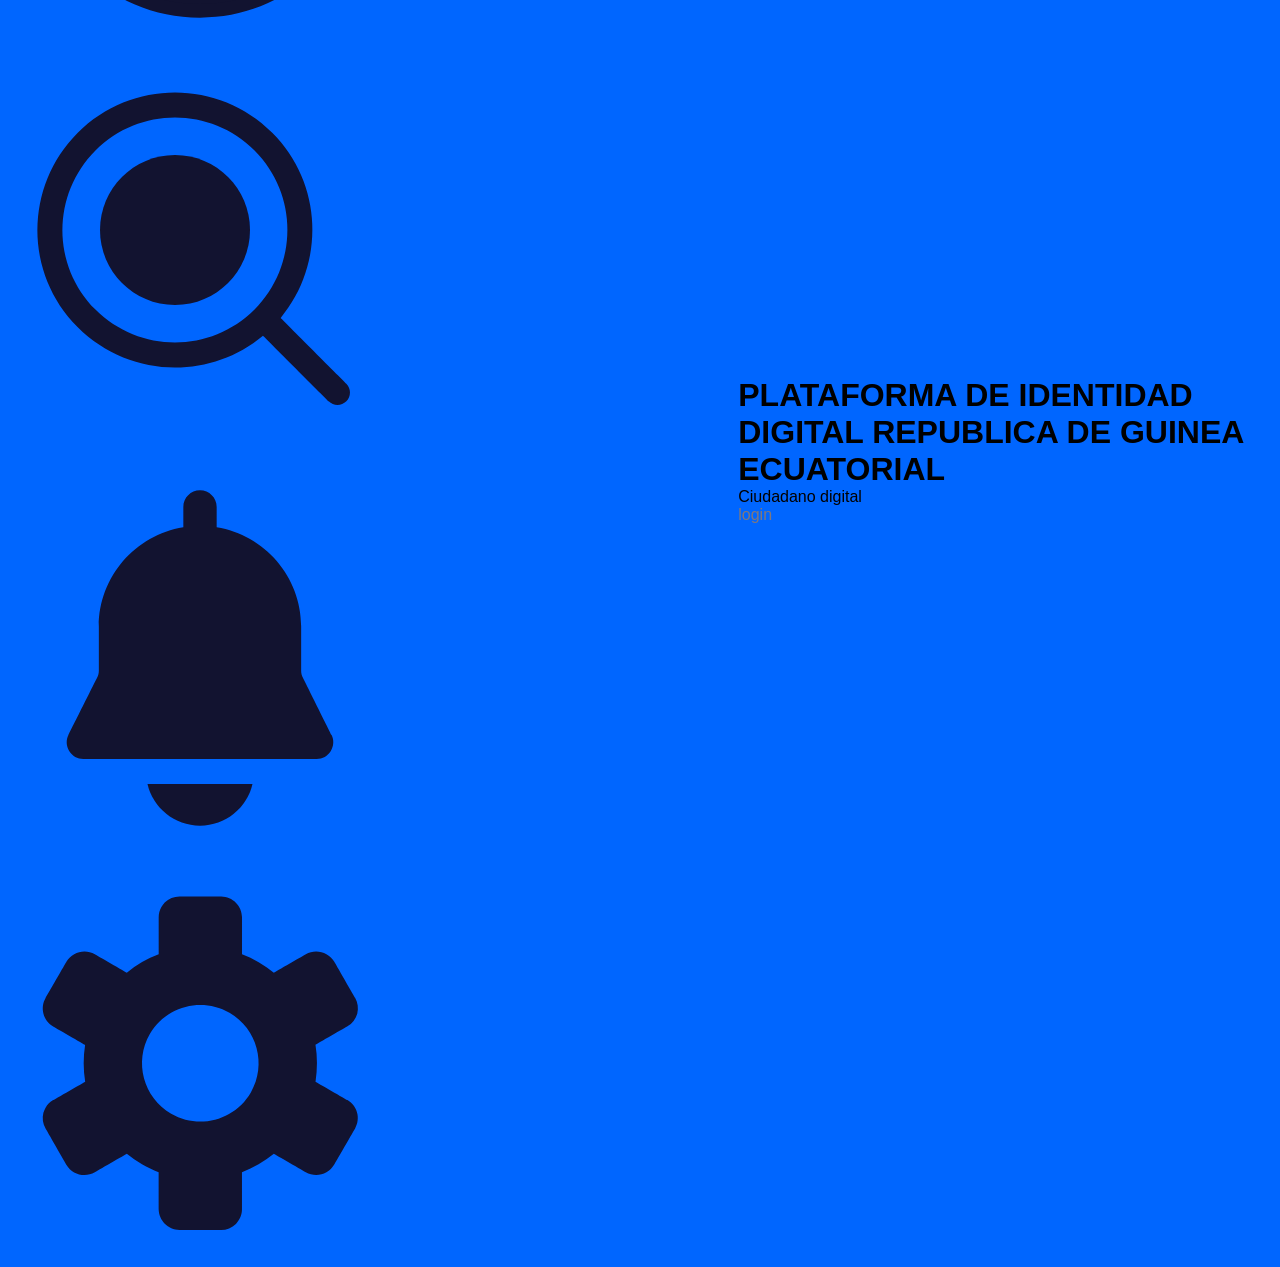
<file: index.html>
<!DOCTYPE html>
<html lang="en">
<head>
    <meta charset="UTF-8">
    <meta name="viewport" content="width=device-width, initial-scale=1.0">
    <title>Document</title>
    <link rel="stylesheet" href="./style.css">
    <a href="https://lordicon.com/"></a>
</head>
<body>
    <header>
        <div class="int">ID-CARTH</div>
        <div class="img">
            <img src="./img/system-solid-8-account-hover-pinch.png" alt="">
            <img src="./img/system-solid-42-search-hover-pinch.png" alt="">
            <img src="./img/system-solid-46-notification-bell-hover-bell.png" alt="">
            <img src="./img/system-solid-63-settings-cog-hover-cog-3.png" alt="">
        </div>
    </header>
    <main>
        <h1>PLATAFORMA DE IDENTIDAD DIGITAL  REPUBLICA DE GUINEA ECUATORIAL</h1>
        <P>Ciudadano digital </P>
        <a href="../form/index.html"id="j1">login</a>
    </main>
</html>
</file>
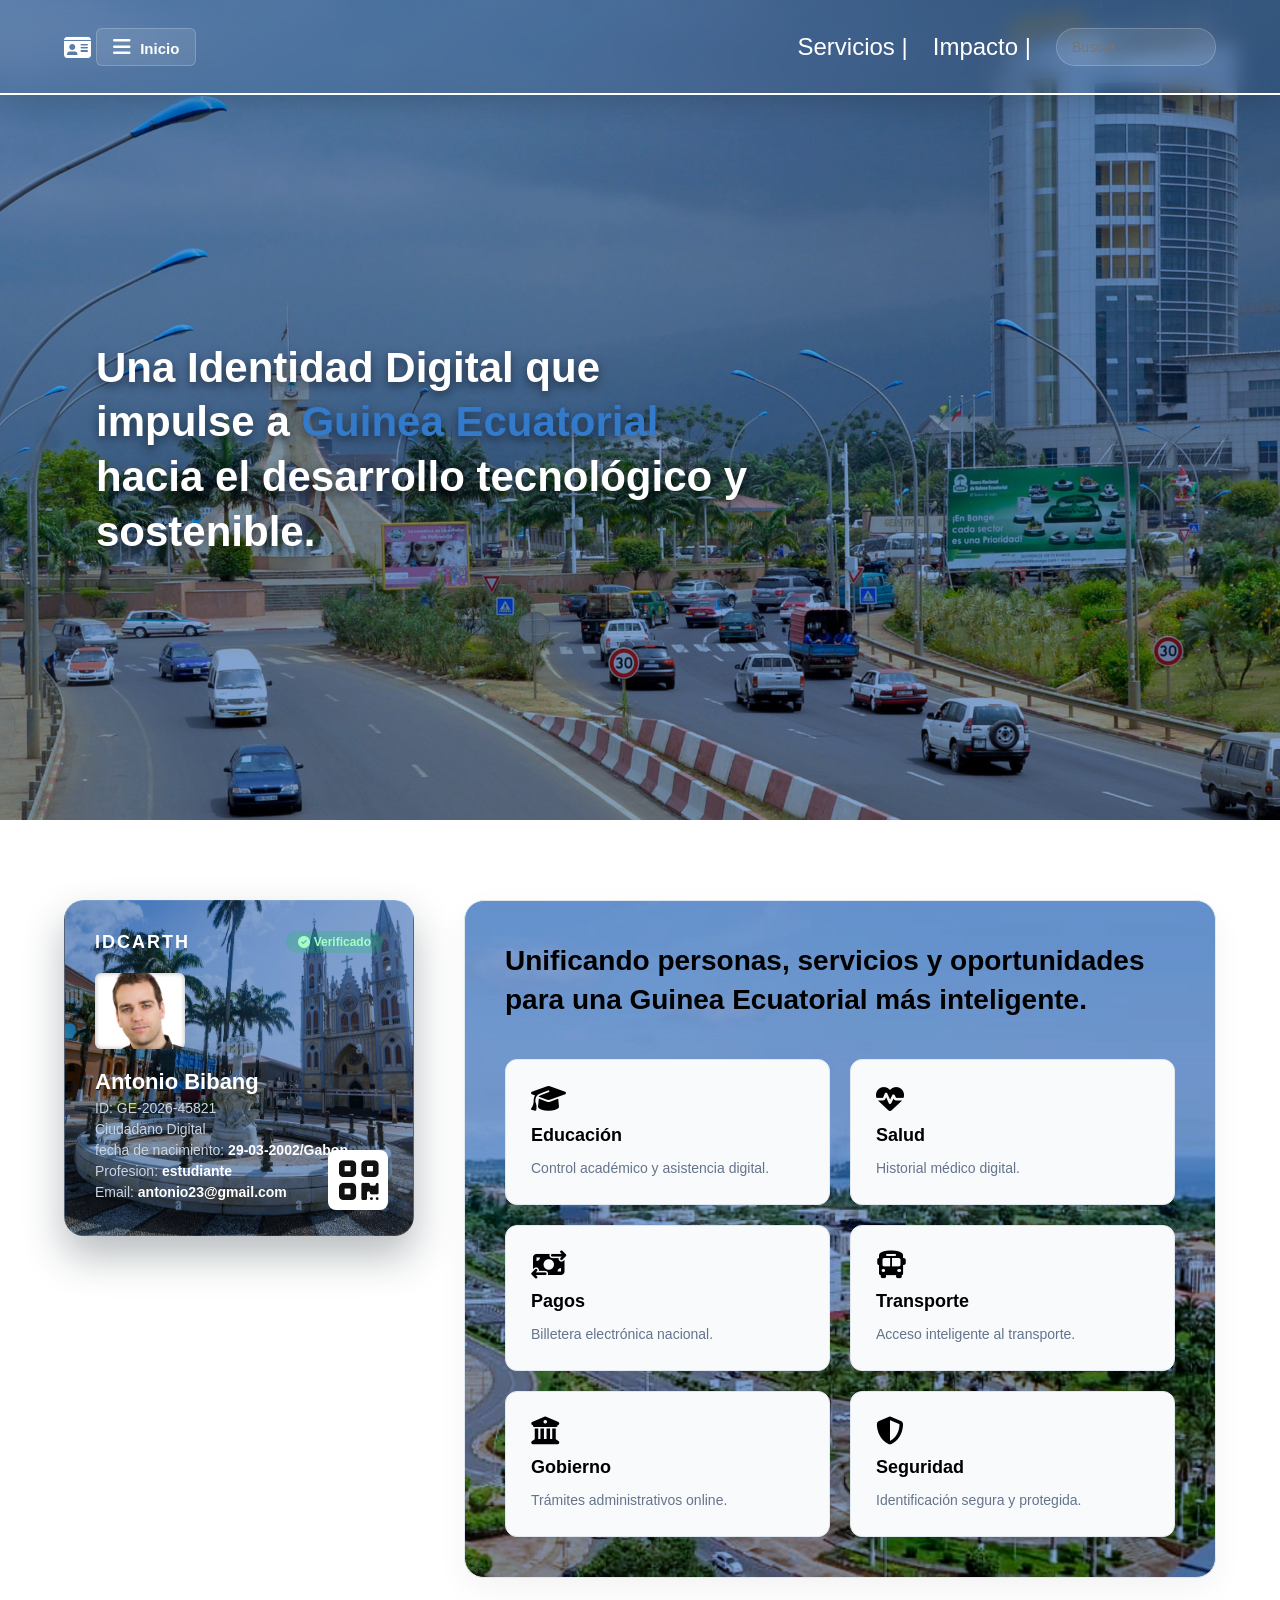
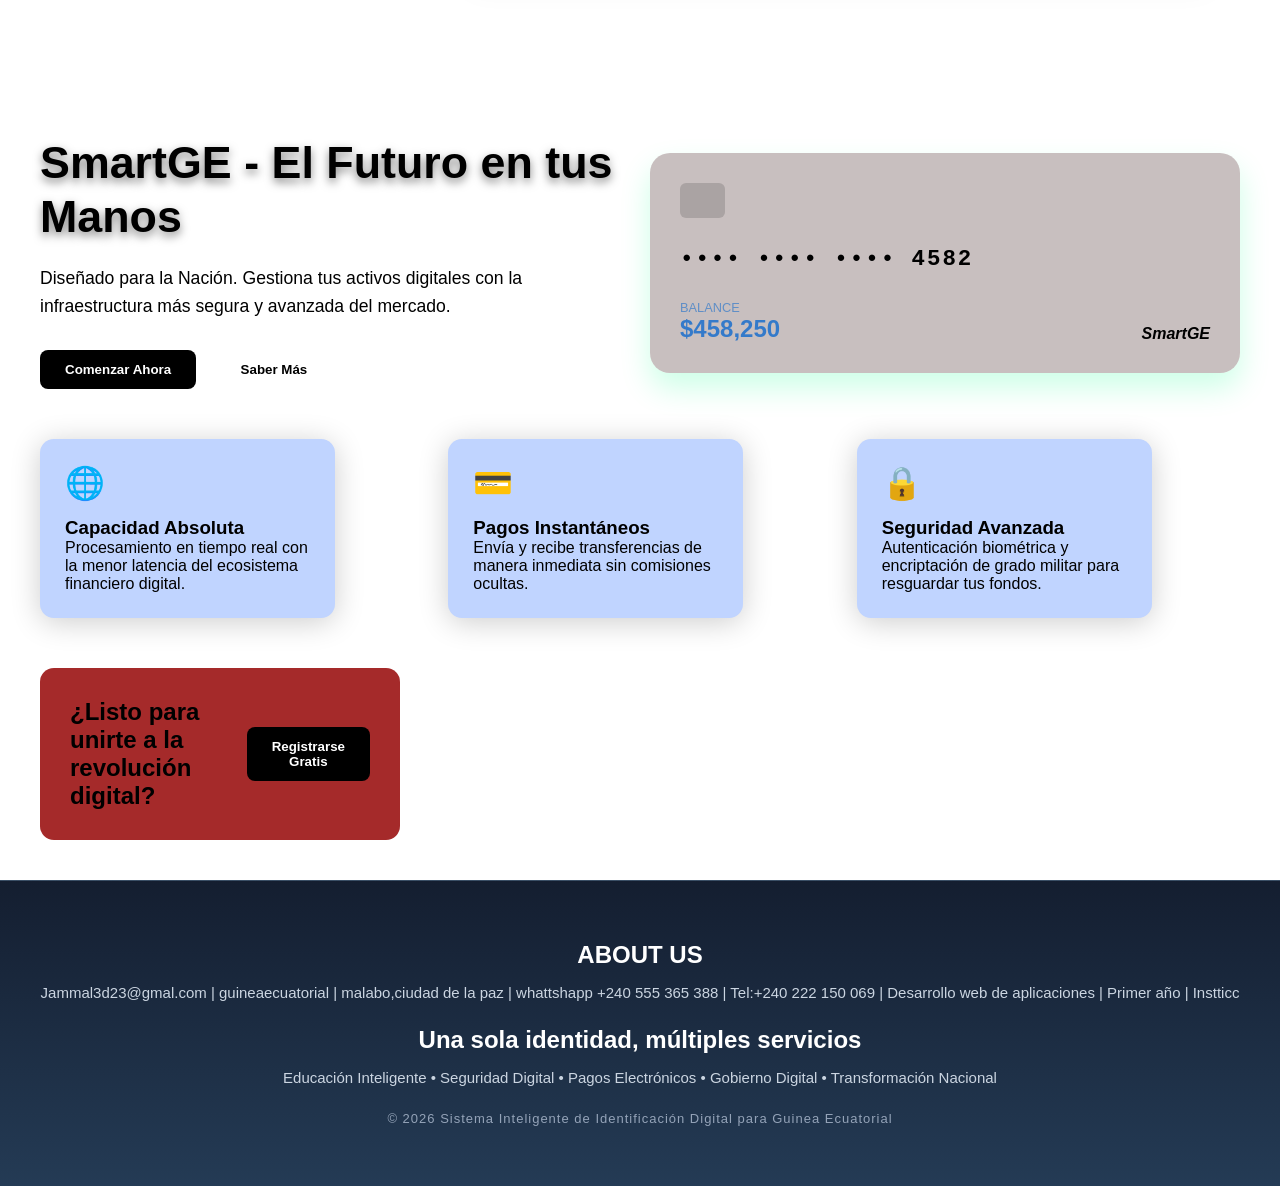
<file: interfaz principal/index.html>
<!DOCTYPE html>
<html lang="es">
<head>
    <meta charset="UTF-8">
    <meta name="viewport" content="width=device-width, initial-scale=1.0">
    <title>IDCARTH - Identidad Digital</title>
    <link rel="stylesheet" href="./style.css">
    <link rel="stylesheet" href="https://cdnjs.cloudflare.com/ajax/libs/font-awesome/6.5.2/css/all.min.css">
</head>

<body>
    <header>
        <div class="menu">
                <div class="menu2">
                    <div class="logo">
                        <i class="fa-solid fa-id-card"></i>
                    </div>
                <div class="A1">
                    <button class="inicio"> <i class="fa-solid fa-bars" style="font-size: 20px; margin-right: 5px;"></i> Inicio</button>
                    <div class="contenidomenu">
                        <a href="" id="">IDCARTH le da la bienvenida </a>
                        <a href="../form/index.html" id="iniciar-sesion">Iniciar Sesión</a>
                        <a href="" id="crear-cuenta">Crear-cuenta-nueva</a>
                        <a href="" id="">Consultar saldo</a>
                        <a href="" id="">Cambiar contraseña</a>
                        <a href="" id="">Cerrar sesión</a>
                        <a href="" id="">Ajustes</a>
                    </div>
                </div>
                
            </div>

            <div class="enlaces">
                <a href="../interfaz servicios/index.html" id="E1">Servicios |</a>
                <a href="../interfaz impacto/index.html" id="E2">Impacto |</a>
                <input type="text" class="ja" placeholder="Buscar...">
            </div>
        </div>
    </header>

    <div class="section">
        <div class="s1">
            <div class="caja">
                <h1>Una Identidad Digital que impulse a <span>Guinea Ecuatorial</span> hacia el desarrollo tecnológico y sostenible.</h1>
            </div>
        </div>
    </div>

    <div class="tarjeta">
        <div class="identidad">
            <div class="primera-tarjeta">
                <h3>IDCARTH</h3>
                <div class="estado">
                    <i class="fa-solid fa-circle-check"></i> Verificado
                </div>
            </div>
            <div class="chip"></div>
            <h2>Antonio Bibang</h2>
            <p class="user-id">ID: GE-2026-45821</p>
            <p class="user-role">Ciudadano Digital</p>
            <p>fecha de nacimiento: <span>29-03-2002/Gabon</span></p>
            <p>Profesion: <span>estudiante</span></p>
            <p>Email: <span>antonio23@gmail.com</span></p>
            <div class="qr"><i class="fa-solid fa-qrcode"></i></div>
        </div>

        <section class="royal">
            <h2 id="encabesado">Unificando personas, servicios y oportunidades <span>para una Guinea Ecuatorial</span> más inteligente.</h2>

            <div class="Servicios">
                <div class="ser1">
                    <i class="fa-solid fa-graduation-cap"></i>
                    <h3>Educación</h3>
                    <p>Control académico y asistencia digital.</p>
                </div>

                <div class="ser1">
                    <i class="fa-solid fa-heart-pulse"></i>
                    <h3>Salud</h3>
                    <p>Historial médico digital.</p>
                </div>

                <div class="ser1">
                    <i class="fa-solid fa-money-bill-transfer"></i>
                    <h3>Pagos</h3>
                    <p>Billetera electrónica nacional.</p>
                </div>

                <div class="ser1">
                    <i class="fa-solid fa-bus"></i>
                    <h3>Transporte</h3>
                    <p>Acceso inteligente al transporte.</p>
                </div>

                <div class="ser1">
                    <i class="fa-solid fa-building-columns"></i>
                    <h3>Gobierno</h3>
                    <p>Trámites administrativos online.</p>
                </div>

                <div class="ser1">
                    <i class="fa-solid fa-shield-halved"></i>
                    <h3>Seguridad</h3>
                    <p>Identificación segura y protegida.</p>
                </div>
            </div>
        </section>
    </div>
    <div class="ja"></div>

<main class="p2">
            <section class="C2">
                <div class="c3">
                    <h1>SmartGE - El Futuro en tus Manos</h1>
                    <p>Diseñado para la Nación. Gestiona tus activos digitales con la infraestructura más segura y avanzada del mercado.</p>
                    <div class="hero-buttons">
                        <button class="btn-accent">Comenzar Ahora</button>
                        <button class="btn-secondary">Saber Más</button>
                    </div>
                </div>

                <div class="crypto">
                    <div class="card-chip"></div>
                    <div class="card-number">•••• •••• •••• 4582</div>
                    <div class="card-footer">
                        <div>
                            <span class="card-label">Balance</span>
                            <span class="card-value">$458,250</span>
                        </div>
                        <div class="card-logo">SmartGE</div>
                    </div>
                </div>
            </section>

            <section class="ct1">
                
                <div class="cajas2">
                    <div class="icon-placeholder">🌐</div>
                    <h3>Capacidad Absoluta</h3>
                    <p>Procesamiento en tiempo real con la menor latencia del ecosistema financiero digital.</p>
                </div>

                <div class="cajas2">
                    <div class="icon-placeholder">💳</div>
                    <h3>Pagos Instantáneos</h3>
                    <p>Envía y recibe transferencias de manera inmediata sin comisiones ocultas.</p>
                </div>

                <div class="cajas2">
                    <div class="icon-placeholder">🔒</div>
                    <h3>Seguridad Avanzada</h3>
                    <p>Autenticación biométrica y encriptación de grado militar para resguardar tus fondos.</p>
                </div>

            </section>

            <section class="cta">
                <h2>¿Listo para unirte a la revolución digital?</h2>
                <button class="btn-accent">Registrarse Gratis</button>
            </section>

        </main>
    </div>
    <footer>
        <h2 id="fot">ABOUT US</h2>
        <p class="footer-links">
            Jammal3d23@gmal.com | guineaecuatorial | malabo,ciudad de la paz | whattshapp +240 555 365 388 | Tel:+240 222 150 069 | Desarrollo web de aplicaciones | Primer año | Instticc
        </p>
        <h2 id="fot">Una sola identidad, múltiples servicios</h2>
        <p class="footer-links">
            Educación Inteligente • Seguridad Digital • Pagos Electrónicos • Gobierno Digital • Transformación Nacional
        </p>
        <p class="glow">
            © 2026 Sistema Inteligente de Identificación Digital para Guinea Ecuatorial
        </p>
    </footer>
</body>
</html>
</file>
<file: style.css>
* {
    margin: 0;
    padding: 0;
    box-sizing: border-box;
    font-family: 'Segoe UI', Tahoma, Geneva, Verdana, sans-serif;
}
body {
    background-color: rgb(0, 102, 255);
    display: flex;
    justify-content: center;
    align-items: center;
    height: 100vh;
}

#loginForm {
    width: 100%;
    max-width: 400px;
    height: 600px;
    backdrop-filter: blur(25px) saturate(196%);
    -webkit-backdrop-filter: blur(25px) saturate(196%);
    background-color: rgba(180, 201, 229, 1);
    border-radius: 12px;
    border: 1px solid rgba(255, 255, 255, 0.125);
    border-radius: 8px;
    box-shadow: 0 4px 30px rgba(0, 0, 0, 0.2);
}

.header{
    width: 100%;
    height: 85px;
    color: white;
}

.form-group{
    width: 100%;
    height: 100px;
    background-color: transparent;
    display: flex;
    flex-direction: column;
    align-items: center;
    font-size: large;
    color: #ccc;
    margin-top: 4%;
}

#remember{
    width: 8%;
    height: 70px;
    font-size: large;
    color: #ccc;
    margin-left: 13%;
}


input {
    width: 80%;
    padding: 10px;
    background-color: transparent;
    margin: 10px auto;
    border: 2px solid black;
    border-radius: 4px;
}

input:hover{
    background-color: rgb(88, 88, 247);
    color: white;
    border: none;
    cursor: pointer;
}

.btn-submit{
    width: 50%;
    height: 40px;
    background-color: transparent;
    display: flex;
    flex-direction: column;
    align-items: center;
    font-size: large;
    background-color: rgb(0, 110, 255);
    color: black;
    color: #ccc;
    margin-left: 23%;

}


.btn-qr{
    width: 50%;
    height: 40px;
    background-color: rgb(0, 110, 255);
    color: black;
    margin-left: 23%;
    margin-top: 3%;
}

label {
    margin-bottom: 5px;
    color: #333;
    display: flex;
    align-items: center;
}

.submit{
    width: 50%;
    height: 50px;
    background-color: rgb(128, 120, 124);
    display: flex;
    flex-direction: column;
    align-items: center;
    font-size: large;
    margin-top: 10%;
    border-radius: 5px;
    color: white;
    margin-left: 23%;
}

button:hover{
    background-color: rgb(88, 88, 247);
    color: white;
    border: none;
    cursor: pointer;
}


.QR{
    width: 50%;
    height: 47px;
    background-color: rgb(128, 120, 124);
    display: flex;
    flex-direction: column;
    align-items: center;
    margin-top: 2%;
    font-size: large;
    border-radius: 5px;
    color: white;
    margin-left: 23%;
}

.footer{
    width: 100%;
    height: 70px;
    margin-top: 3%;
    background-color: transparent;
    display: flex;
    flex-direction: column;
    align-items: center;
    font-size: large;
    color: white;
}

a{
    color: rgb(128, 120, 124);
    text-decoration: none;
}
</file>
<file: interfaz principal/style.css>
* {
    margin: 0;
    padding: 0;
    box-sizing: border-box;
    font-family: 'Segoe UI', Tahoma, Geneva, Verdana, sans-serif;
}



body{
    background-color: white;
}

/*HEADER Y MENÚ DE NAVEGACIÓN*/
.menu {
    width: 100%;
    height: 95px;
    border-bottom: 2px solid white;
    backdrop-filter: blur(10px);
    padding: 15px 5%;
    display: flex;
    justify-content: space-between;
    align-items: center;
    position: fixed;
    z-index: 9999;
    top: 0;
    box-shadow: 0 4px 30px rgba(0, 0, 0, 0.2);
}

.menu2 {
    display: flex;
    
    align-items: left;
    gap: 4px;
}

.logo {
    font-size: 24px;
    font-weight: 700;
    color: white;
    display: flex;
    align-items: center;
    gap: 10px;
    letter-spacing: 1px;
    
}

.logo i {
    color: var(--accent);
}

.A1 {
    position: relative;
    display: inline-block;
}

.inicio {
    background-color: rgba(255, 255, 255, 0.1);
    color: white;
    padding: 8px 16px;
    font-size: 15px;
    border: 1px solid rgba(255, 255, 255, 0.2);
    border-radius: 6px;
    cursor: pointer;
    transition: all 0.3s ease;
}

.inicio:hover {
    color: var(--accent);
    background-color: rgba(255, 255, 255, 0.2);
    border-color: var(--accent);
}

.contenidomenu {
    display: none;
    position: absolute;
    top: 100%;
    left: 0;
    background: rgba(36, 59, 85, 0.95);
    backdrop-filter: blur(15px);
    min-width: 200px;
    border-radius: 8px;
    margin-top: 10px;
    box-shadow: 0 10px 25px rgba(0,0,0,0.3);
    border: 1px solid rgba(255,255,255,0.1);
    overflow: hidden;
}

/* Efecto Hover para mostrar el menú */
.A1:hover .contenidomenu {
    display: flex;
    flex-direction: column;
}

.contenidomenu a {
    color: white;
    padding: 12px 20px;
    text-decoration: none;
    font-size: 14px;
    transition: background 0.3s;
}

.contenidomenu a:hover {
    background-color: rgba(0, 212, 255, 0.2);
    color: var(--accent);
}

.enlaces {
    display: flex;
    align-items: center;
    font-size: ;
    gap: 25px;
}

.enlaces a {
    color: white;
    text-decoration: none;
    font-size: 25px;
    font-weight: 500;
    transition: all 0.3s ease;
    position: relative;
}

.enlaces a:hover {
    color: #00d4ff;
}

/* Buscador Moderno */
.ja {
    width: 160px;
    height: 38px;
    padding: 0 15px;
    font-size: 14px;
    color: white;
    background: rgba(255, 255, 255, 0.1);
    border: 1px solid rgba(255, 255, 255, 0.2);
    border-radius: 20px;
    outline: none;
    transition: all 0.4s cubic-bezier(0.4, 0, 0.2, 1);
}

.ja:hover {
    cursor: pointer;
    width: 240px;
    background: rgba(255, 255, 255, 0.2);
    border-color:#00d4ff; 
    box-shadow: 0 0 10px rgba(0, 212, 255, 0.3);
}

/* IDs de los enlaces */
#E1, #E2, #E3 {
    font-size: 24px;
    transition: color 0.3s ease;
}

.section {
    width: 100%;
    height: 820px;
    background-image: url('./img/Malabo_Capital_Guinea_Ecuatorial-scaled.jpg'); 
    background-position: center;
    background-size: cover;
    background-repeat: no-repeat;
    background-blend-mode: overlay;/* Mezcla el color con la imagen */
    background-color: #415168;
    display: flex;
    align-items: center;
    padding-top: 80px;
}


.s1 {
    width: 85%;
    margin: 0 auto;
}

.caja {
    width: 60%;
}

h1 {
    font-size: 42px;
    font-weight: 800;
    line-height: 1.3;
    color: white;
    text-shadow: 0 4px 10px rgba(0,0,0,0.5);
}

span{
    color: #347aca;
}

/*SECCIÓN INFERIOR (TARJETA + SERVICIOS)*/
.tarjeta {
    width: 100%;
    min-height: auto;
    background-color:white;
    padding: 80px 5%;
    display: grid;
    grid-template-columns: 350px 1fr;
    gap: 50px;
    align-items: start;
}

/* Tarjeta de Identidad  */
.identidad {
    width: 100%;
    height: auto;
    background: var(--card-gradient);
    padding: 30px;
    color: white;
    background-image: url('./img/cathedral-of-st-isabel-malabo-bioko-equatorial-guinea-africa-M77C6F.jpg'); 
    background-position: center;
    background-size: cover;
    background-repeat: no-repeat;
    background-blend-mode: overlay;/* Mezcla el color con la imagen */
    background-color: #415168;
    border-radius: 20px;
    box-shadow: 0 20px 40px rgba(15, 32, 39, 0.3);
    position: relative;
    border: 1px solid rgba(255,255,255,0.1);
}

.primera-tarjeta {
    display: flex;
    justify-content: space-between;
    align-items: center;
    margin-bottom: 20px;
}

.primera-tarjeta h3 {
    font-size: 18px;
    letter-spacing: 2px;
    color: var(--accent);
}

.estado {
    background: rgba(0, 200, 83, 0.2);
    border: 1px solid var(--success);
    color: #a3ffc2;
    padding: 4px 12px;
    border-radius: 12px;
    font-size: 12px;
    font-weight: 600;
}

.chip {
    width: 90px;
    height: 76px;
    background-image: url('./img/rado.webp'); 
    background-position: center;
    background-size: cover;
    background-repeat: no-repeat;
    border-radius: 6px;
    margin-bottom: 20px;
    position: relative;
    box-shadow: inset 0 0 5px rgba(0,0,0,0.3);
}

.identidad h2 {
    font-size: 22px;
    font-weight: 600;
    margin-bottom: 5px;
}

.identidad p {
    font-size: 14px;
    color: #cbd5e1;
    margin-bottom: 5px;
}

.identidad p span {
    color: white;
    font-weight: 600;
}

/* QR Integrado integrado */
.qr {
    position: absolute;
    bottom: 25px;
    right: 25px;
    width: 60px;
    height: 60px;
    background: white;
    border-radius: 8px;
    display: flex;
    justify-content: center;
    align-items: center;
    font-size: 45px;
    color: #111;
    padding: 5px;
}

/* Contenedor de Servicios (Sección Derecha) */
.royal{
    width: 100%;
    height: auto;
    color: black;
    background-image: url('./img/Malabo.jpg'); 
    background-position: center;
    background-size: cover;
    background-repeat: no-repeat;
    background-blend-mode: overlay;/* Mezcla el color con la imagen */
    background-color: #415168;
    padding: 40px;
    border-radius: 20px;
    box-shadow: 0 10px 30px rgba(0,0,0,0.05);
    border: 1px solid #e2e8f0;
}

#encabesado {
    font-size: 28px;
    color: var(--primary);
    line-height: 1.4;
    margin-bottom: 40px;
}

#encabesado span {
    color: var(--secondary);
}

/* Grid de Servicios */
.Servicios {
    display: grid;
    grid-template-columns: repeat(auto-fit, minmax(220px, 1fr));
    gap: 20px;
    margin-top: 0;
}

.ser1 {
    width: 100%;
    height: auto;
    background: #f8fafc;
    border: 1px solid #e2e8f0;
    padding: 25px;
    border-radius: 12px;
    display: flex;
    flex-direction: column;
    align-items: flex-start;
    gap: 12px;
    transition: all 0.3s ease;
}

.ser1:hover {
    transform: translateY(-5px);
    background: white;
    cursor: pointer;
    border: 3px solid blue;
    box-shadow: 0 12px 20px rgba(0, 87, 184, 0.1);
}

.ser1 i {
    font-size: 28px;
    color: var(--secondary);
}

.Servicios h3 {
    width: auto;
    background: transparent;
    color: var(--primary);
    font-size: 18px;
    font-weight: 600;
}

.ser1 p {
    font-size: 14px;
    color: #64748b;
    line-height: 1.5;
}


/*FOOTER */
footer {
    text-align: center;
    background: linear-gradient(180deg, #141e30, #243b55);
    padding: 10px 20px;
    padding: 60px 20px;
    background: ;
    color: #94a3b8;
    border-top: 1px solid rgba(255,255,255,0.1);
}

footer h2, #fot {
    color: white;
    font-size: 24px;
    margin-bottom: 15px;
    font-weight: 600;
}

.footer-links {
    font-size: 15px;
    margin-bottom: 25px;
    color: #cbd5e1;
}

.glow {
    color: var(--accent);
    font-size: 13px;
    letter-spacing: 1px;
}

.logo {
    font-size: 1.5rem;
    font-weight: bold;
    letter-spacing: 1px;
}

.logo span {
    color: var(--accent-green);
}


button {
    cursor: pointer;
    border: none;
    border-radius: 8px;
    font-weight: 600;
    transition: all 0.3s ease;
}

.btn-primary {
    background-color: transparent;
    color: var(--text-main);
    border: 1px solid var(--text-muted);
    padding: 10px 20px;
}

.btn-primary:hover {
    border-color: var(--accent-green);
    color: var(--accent-green);
}

.btn-accent {
    background-color:#000;
    color: white;
    padding: 12px 25px;
}

.btn-accent:hover {
    box-shadow: 0 0 15px rgba(0, 255, 135, 0.6);
    transform: translateY(-2px);
}

.btn-secondary {
    background-color: rgba(255, 255, 255, 0.05);
    color: var(--text-main);
    padding: 12px 25px;
}

.btn-secondary:hover {
    background-color: rgba(255, 255, 255, 0.1);
}


.p2 {
    padding: 40px;
    background-color: white;
}

.C2{
    background-color: transparent;
    display: grid;
    grid-template-columns: 1fr 1fr;
    gap: 20px;
    align-items: center;
    margin-bottom: 50px;
}

.c3 h1 {
    color: black;
    font-size: 2.8rem;
    line-height: 1.2;
    margin-bottom: 20px;
}

.c3 p {
    color: black;
    font-size: 1.1rem;
    margin-bottom: 30px;
    line-height: 1.6;
}

.hero-buttons button {
    margin-right: 15px;
}

/* Tarjeta  Card */
.crypto {
    background: rgba(160, 145, 145, 0.575);
    height: 220px;
    border-radius: 20px;
    padding: 30px;
    display: flex;
    flex-direction: column;
    justify-content: space-between;
    color: #000;
    box-shadow: 0 15px 30px rgba(0, 255, 135, 0.2);
    position: relative;
    overflow: hidden;
}

.card-chip {
    width: 45px;
    height: 35px;
    background: rgba(0, 0, 0, 0.15);
    border-radius: 6px;
}

.card-number {
    font-size: 1.4rem;
    font-family: 'Courier New', Courier, monospace;
    letter-spacing: 2px;
    font-weight: bold;
}

.card-footer {
    display: flex;
    justify-content: space-between;
    align-items: flex-end;
}

.card-label {
    display: block;
    font-size: 0.8rem;
    text-transform: uppercase;
    opacity: 0.7;
}

.card-value {
    font-size: 1.5rem;
    font-weight: bold;
}

.card-logo {
    font-weight: 800;
    font-style: italic;
}


.ct1{
    background-color:transparent;
    display: grid;
    grid-template-columns: repeat(auto-fit, minmax(280px, 1fr));
    gap: 25px;
    margin-bottom: 50px;
}

.cajas2{
    width: 77%;
    border-style: none;
    background-color: rgb(192, 212, 255);
    border-radius: 14px;
    padding: 25px;
    box-shadow: 0 4px 30px rgba(0, 0, 0, 0.2);
    transition: transform 0.3s, border-color 0.3s;
}

.feature-card:hover {
    transform: translateY(-5px);
    border-color: var(--accent-green);
}

.icon-placeholder {
    font-size: 2rem;
    margin-bottom: 15px;
}

.feature-card h3 {
    margin-bottom: 10px;
    font-size: 1.2rem;
}

.feature-card p {
    color: var(--text-muted);
    font-size: 0.95rem;
    line-height: 1.5;
}

/* Estilo para la primera tarjeta pequeña */
.main-feature {
    border-left: 4px solid var(--accent-green);
}


.cta{
    width: 30%;
    background-color: brown;
    border: 1px solid #1e293b;
    border-radius: 14px;
    padding: 30px;
    display: flex;
    border-style: none;
    justify-content: space-between;
    align-items: center;
    gap: 20px;
}

.cta-banner h2 {
    font-size: 1.5rem;
    font-weight: 500;
}
</file>
